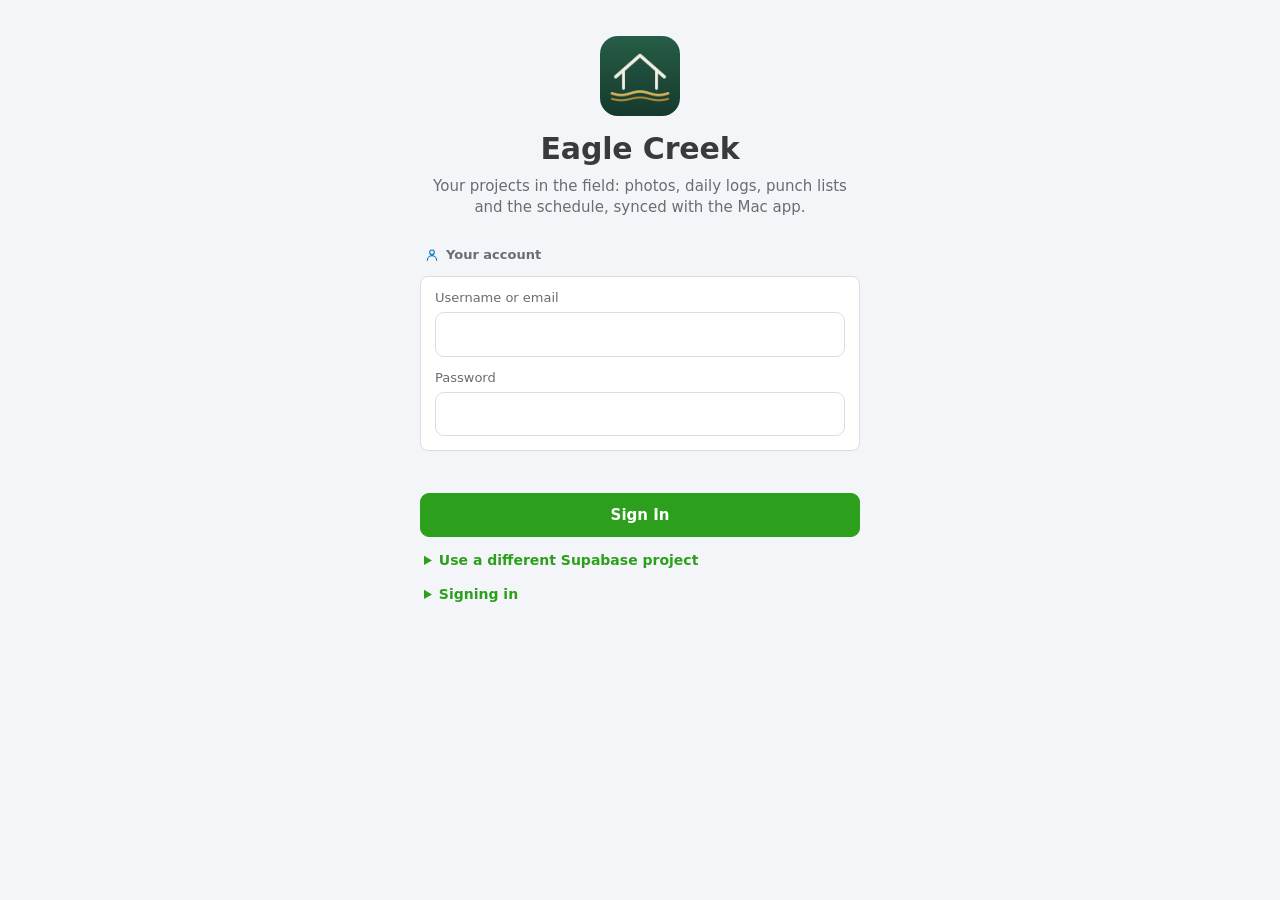
<file: index.html>
<!doctype html>
<html lang="en" data-theme="light">
<head>
<meta charset="utf-8">
<meta name="viewport" content="width=device-width, initial-scale=1, viewport-fit=cover">
<title>Eagle Creek</title>
<meta name="description" content="Eagle Creek in the field: projects, photos, daily logs, punch lists, schedules, documents and the calendar, synced with the Mac app.">
<meta name="theme-color" content="#F4F5F8">
<meta name="apple-mobile-web-app-capable" content="yes">
<meta name="mobile-web-app-capable" content="yes">
<meta name="apple-mobile-web-app-status-bar-style" content="default">
<meta name="apple-mobile-web-app-title" content="Eagle Creek">
<meta name="format-detection" content="telephone=no">
<link rel="manifest" href="manifest.webmanifest">
<link rel="icon" href="icon-32.png" sizes="32x32">
<link rel="apple-touch-icon" href="icon-180.png">
<!-- What the app may talk to: its own files, your Supabase project, and the weather and exchange-rate
     services. Nothing else can load or receive data, even if a bug tried. -->
<meta http-equiv="Content-Security-Policy" content="default-src 'self'; script-src 'self'; style-src 'self' 'unsafe-inline'; img-src 'self' data: blob: http://localhost:* https://*.supabase.co; connect-src 'self' http://localhost:* http://127.0.0.1:* https://*.supabase.co wss://*.supabase.co https://geocoding-api.open-meteo.com https://api.open-meteo.com https://archive-api.open-meteo.com https://www.bankofcanada.ca https://api.frankfurter.dev; worker-src 'self' blob:; font-src 'self'; object-src 'none'; base-uri 'self'; form-action 'self'">
<script src="theme.js"></script>
<link rel="stylesheet" href="app.css">
</head>
<body>
<div id="app">
  <header class="top" id="top"></header>
  <main id="main"><div class="loading">Loading…</div></main>
  <nav class="tabs" id="tabs" aria-label="Screens"></nav>
</div>
<div id="sheet-root"></div>
<div id="toast" role="status" aria-live="polite"></div>
<input type="file" id="picker" hidden>
<script src="config.js"></script>
<script src="lock.js"></script>
<script src="app.js"></script>
<script src="team.js"></script>
<script src="icons.js"></script>
<script src="plans.js"></script>
<script src="contacts.js"></script>
  <script src="books.js"></script>
  <script src="budget.js"></script>
  <script src="money.js"></script>
  <script src="contracts.js"></script>
  <script src="travel.js"></script>
  <script src="notes.js"></script>
  <script src="feed.js"></script>
  <script src="mail.js"></script>
</body>
</html>
</file>
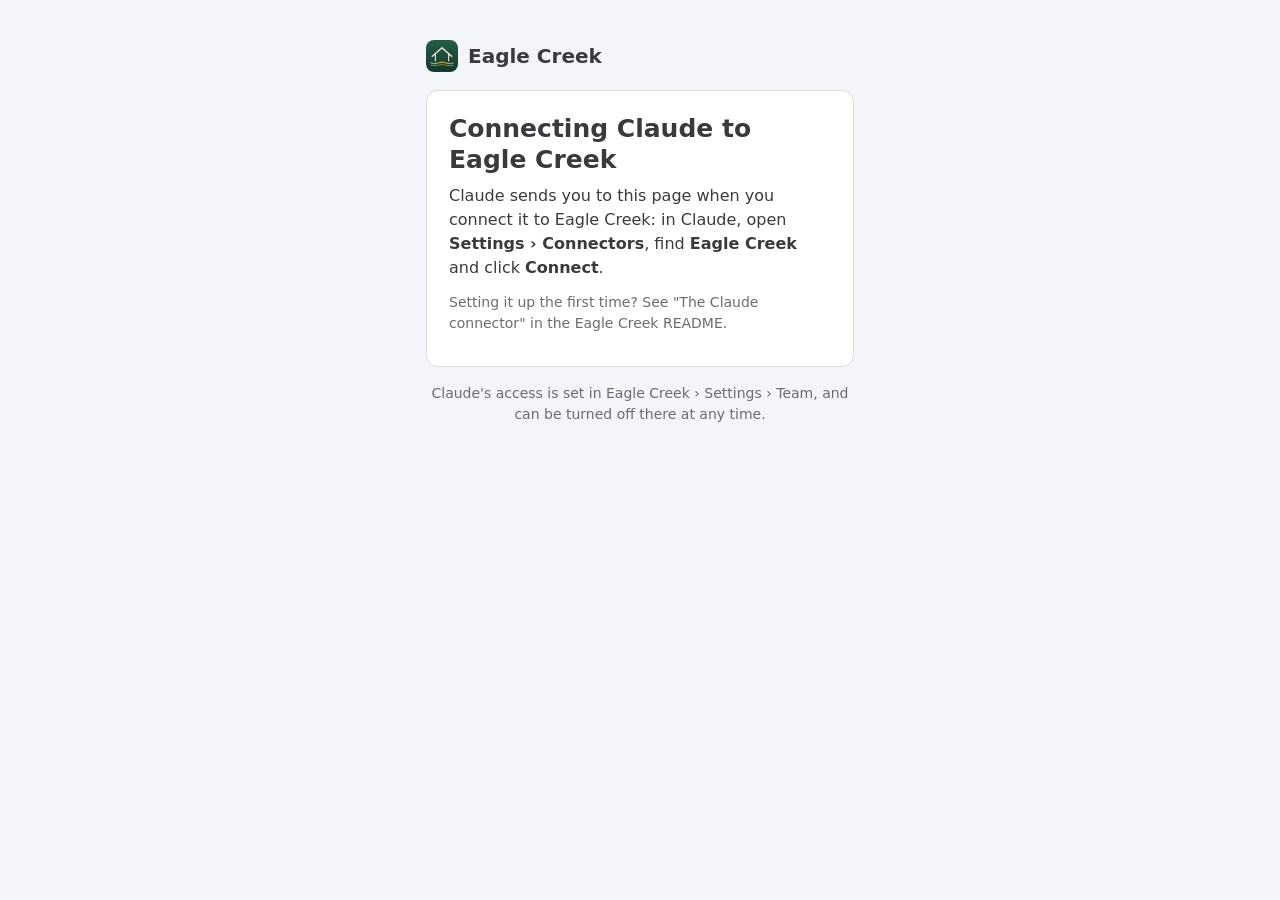
<file: connect.html>
<!doctype html>
<html lang="en">
<head>
<meta charset="utf-8">
<meta name="viewport" content="width=device-width, initial-scale=1">
<title>Connect Claude · Eagle Creek</title>
<meta name="referrer" content="no-referrer">
<meta name="robots" content="noindex">
<!-- This page talks only to the Eagle Creek Supabase project, and keeps the sign-in in memory. -->
<meta http-equiv="Content-Security-Policy" content="default-src 'none'; script-src 'self'; style-src 'self' 'unsafe-inline'; img-src 'self'; connect-src https://*.supabase.co; base-uri 'none'; form-action 'none'">
<link rel="icon" href="icon-32.png" sizes="32x32">
<style>
  :root {
    --page: #F4F5F8; --card: #FFFFFF; --text: #393A3D; --muted: #6B6C72; --forest: #2CA01C; --forest-text: #FFFFFF;
    --stroke: #DCDDE1; --field: #FFFFFF; --warn-bg: #F7E7D2; --warn-text: #7A3F12; --bad: #9B2C1F;
    color-scheme: light;
  }
  @media (prefers-color-scheme: dark) {
    :root {
      --page: #1C1D20; --card: #26272B; --text: #E6E7EA; --muted: #A3A7AE; --forest: #53C343; --forest-text: #FFFFFF;
      --stroke: rgba(239, 232, 220, .12); --field: #1F1C18; --warn-bg: #3A2A1A; --warn-text: #F0C79A; --bad: #F08A7A;
      color-scheme: dark;
    }
  }
  * { box-sizing: border-box; }
  body { margin: 0; background: var(--page); color: var(--text); font: 16px/1.5 -apple-system, BlinkMacSystemFont, "Segoe UI", Roboto, system-ui, sans-serif; }
  main { max-width: 460px; margin: 0 auto; padding: 40px 16px 48px; }
  .brand { display: flex; align-items: center; gap: 10px; margin-bottom: 18px; }
  .brand img { width: 32px; height: 32px; border-radius: 8px; }
  .brand span { font-family: -apple-system, BlinkMacSystemFont, "Segoe UI", Roboto, system-ui, sans-serif; font-weight: 600; font-size: 20px; }
  .card { background: var(--card); border: 1px solid var(--stroke); border-radius: 12px; padding: 22px 22px 20px; }
  h1 { font-family: -apple-system, BlinkMacSystemFont, "Segoe UI", Roboto, system-ui, sans-serif; font-weight: 600; font-size: 25px; line-height: 1.25; margin: 0 0 8px; font-weight: 600; }
  p { margin: 0 0 12px; }
  .muted { color: var(--muted); font-size: 14px; }
  label { display: block; font-size: 14px; font-weight: 600; margin: 14px 0 6px; }
  input { width: 100%; font: inherit; padding: 11px 12px; border: 1px solid var(--stroke); border-radius: 8px; background: var(--field); color: var(--text); }
  input:focus { outline: 2px solid var(--forest); outline-offset: 1px; }
  .buttons { display: flex; gap: 10px; margin-top: 18px; }
  button { flex: 1; font: inherit; font-weight: 600; padding: 11px 14px; border-radius: 8px; border: 1px solid var(--stroke); background: transparent; color: var(--text); cursor: pointer; }
  button.primary { background: var(--forest); border-color: var(--forest); color: var(--forest-text); }
  button:disabled { opacity: .55; cursor: default; }
  .error { color: var(--bad); font-size: 14px; margin: 12px 0 0; }
  .warn { background: var(--warn-bg); color: var(--warn-text); border-radius: 8px; padding: 10px 12px; font-size: 14px; margin: 12px 0; }
  dl { margin: 14px 0; display: grid; grid-template-columns: auto 1fr; gap: 6px 14px; font-size: 15px; }
  dt { color: var(--muted); }
  dd { margin: 0; overflow-wrap: anywhere; }
  ul.access { list-style: none; padding: 0; margin: 8px 0 14px; border-top: 1px solid var(--stroke); }
  ul.access li { display: flex; justify-content: space-between; gap: 12px; padding: 7px 0; border-bottom: 1px solid var(--stroke); font-size: 15px; }
  ul.access li span:last-child { color: var(--muted); white-space: nowrap; }
  .foot { text-align: center; margin-top: 16px; }
  a { color: var(--forest); }
  [hidden] { display: none !important; }
</style>
</head>
<body>
<main>
  <div class="brand"><img src="icon-192.png" alt=""><span>Eagle Creek</span></div>
  <div class="card" id="card">
    <noscript><p>This page needs JavaScript.</p></noscript>
    <p class="muted" id="loading">Loading…</p>
  </div>
  <p class="muted foot">Claude's access is set in Eagle Creek › Settings › Team, and can be turned off there at any time.</p>
</main>
<script src="config.js"></script>
<script src="connect.js"></script>
</body>
</html>
</file>
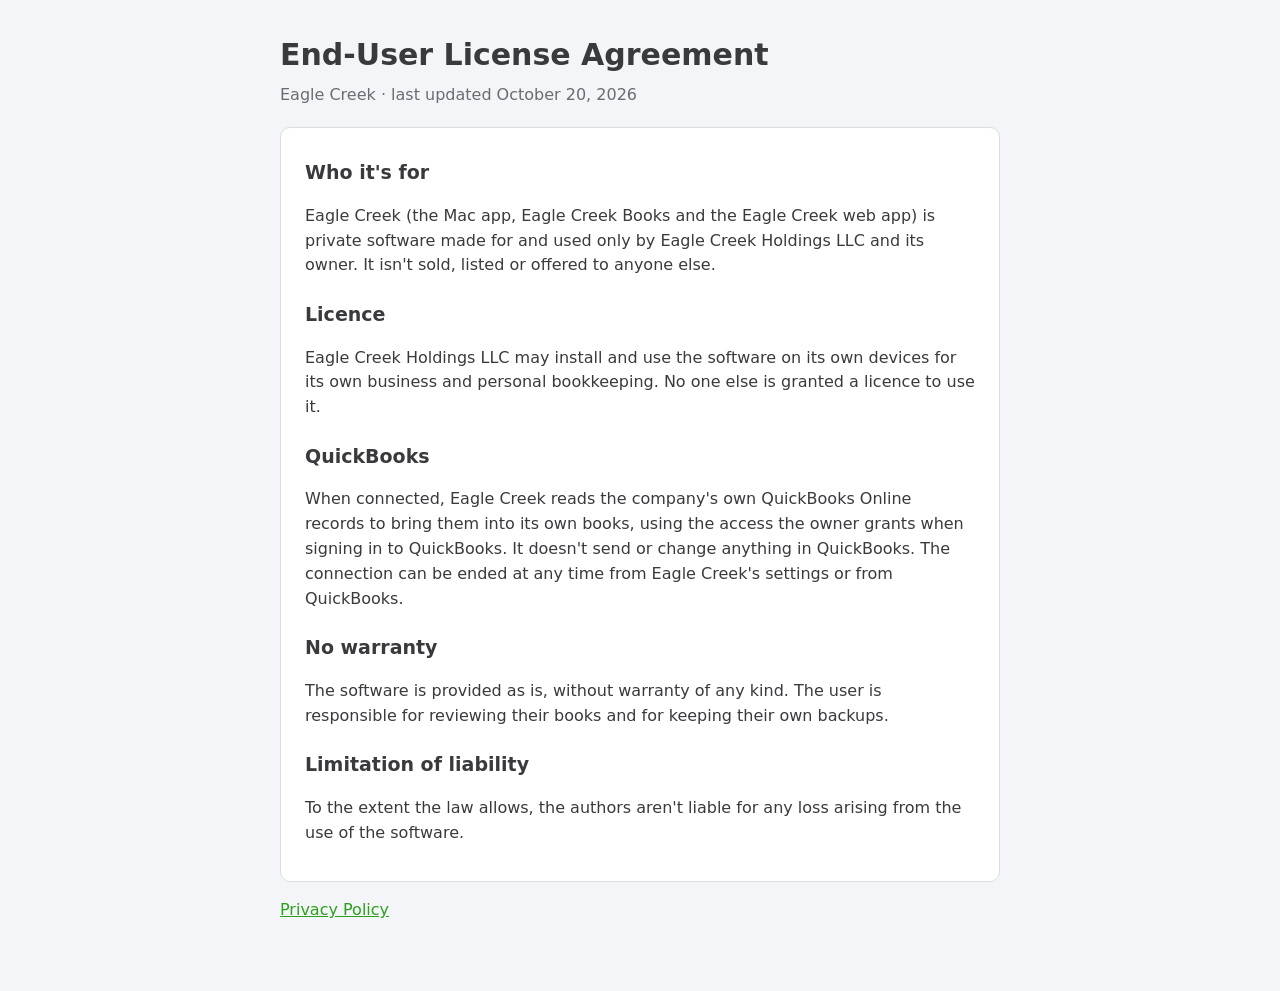
<file: eula.html>
<!doctype html>
<html lang="en">
<head>
<meta charset="utf-8">
<meta name="viewport" content="width=device-width, initial-scale=1">
<title>End-User License Agreement · Eagle Creek</title>
<link rel="icon" href="icon-32.png" sizes="32x32">
<style>
  :root { --page: #F4F5F8; --card: #FFFFFF; --text: #393A3D; --muted: #6B6C72; --forest: #2CA01C; --stroke: #DCDDE1; color-scheme: light; }
  body { margin: 0; background: var(--page); color: var(--text); font: 16px/1.55 -apple-system, BlinkMacSystemFont, "Segoe UI", Roboto, system-ui, sans-serif; }
  main { max-width: 720px; margin: 0 auto; padding: 32px 16px 48px; }
  .card { background: var(--card); border: 1px solid var(--stroke); border-radius: 10px; padding: 8px 24px 20px; }
  h1 { font-family: -apple-system, BlinkMacSystemFont, "Segoe UI", Roboto, system-ui, sans-serif; font-weight: 600; font-size: 30px; margin: 0 0 4px; }
  h2 { font-family: -apple-system, BlinkMacSystemFont, "Segoe UI", Roboto, system-ui, sans-serif; font-weight: 600; font-size: 19px; margin: 22px 0 4px; }
  .sub { color: var(--muted); margin: 0 0 20px; }
  a { color: var(--forest); }
  ul { padding-left: 20px; }
</style>
</head>
<body>
<main>
<h1>End-User License Agreement</h1>
<p class="sub">Eagle Creek · last updated October 20, 2026</p>
<div class="card">
<h2>Who it's for</h2>
<p>Eagle Creek (the Mac app, Eagle Creek Books and the Eagle Creek web app) is private software made for and used only by Eagle Creek Holdings LLC and its owner. It isn't sold, listed or offered to anyone else.</p>
<h2>Licence</h2>
<p>Eagle Creek Holdings LLC may install and use the software on its own devices for its own business and personal bookkeeping. No one else is granted a licence to use it.</p>
<h2>QuickBooks</h2>
<p>When connected, Eagle Creek reads the company's own QuickBooks Online records to bring them into its own books, using the access the owner grants when signing in to QuickBooks. It doesn't send or change anything in QuickBooks. The connection can be ended at any time from Eagle Creek's settings or from QuickBooks.</p>
<h2>No warranty</h2>
<p>The software is provided as is, without warranty of any kind. The user is responsible for reviewing their books and for keeping their own backups.</p>
<h2>Limitation of liability</h2>
<p>To the extent the law allows, the authors aren't liable for any loss arising from the use of the software.</p>
</div>
<p class="sub" style="margin-top:16px"><a href="privacy.html">Privacy Policy</a></p>
</main>
</body>
</html>
</file>
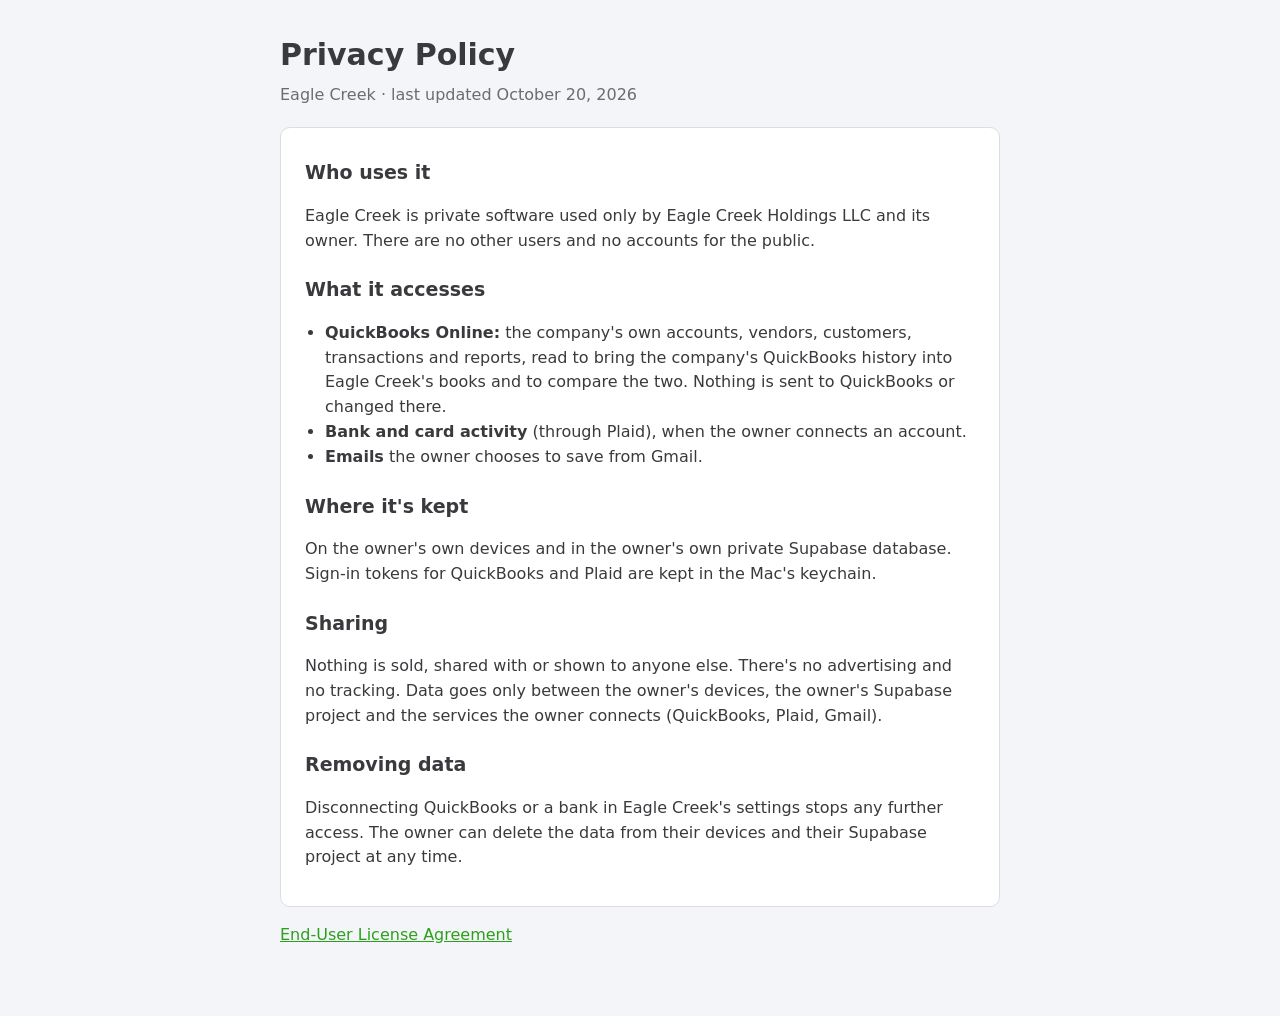
<file: privacy.html>
<!doctype html>
<html lang="en">
<head>
<meta charset="utf-8">
<meta name="viewport" content="width=device-width, initial-scale=1">
<title>Privacy Policy · Eagle Creek</title>
<link rel="icon" href="icon-32.png" sizes="32x32">
<style>
  :root { --page: #F4F5F8; --card: #FFFFFF; --text: #393A3D; --muted: #6B6C72; --forest: #2CA01C; --stroke: #DCDDE1; color-scheme: light; }
  body { margin: 0; background: var(--page); color: var(--text); font: 16px/1.55 -apple-system, BlinkMacSystemFont, "Segoe UI", Roboto, system-ui, sans-serif; }
  main { max-width: 720px; margin: 0 auto; padding: 32px 16px 48px; }
  .card { background: var(--card); border: 1px solid var(--stroke); border-radius: 10px; padding: 8px 24px 20px; }
  h1 { font-family: -apple-system, BlinkMacSystemFont, "Segoe UI", Roboto, system-ui, sans-serif; font-weight: 600; font-size: 30px; margin: 0 0 4px; }
  h2 { font-family: -apple-system, BlinkMacSystemFont, "Segoe UI", Roboto, system-ui, sans-serif; font-weight: 600; font-size: 19px; margin: 22px 0 4px; }
  .sub { color: var(--muted); margin: 0 0 20px; }
  a { color: var(--forest); }
  ul { padding-left: 20px; }
</style>
</head>
<body>
<main>
<h1>Privacy Policy</h1>
<p class="sub">Eagle Creek · last updated October 20, 2026</p>
<div class="card">
<h2>Who uses it</h2>
<p>Eagle Creek is private software used only by Eagle Creek Holdings LLC and its owner. There are no other users and no accounts for the public.</p>
<h2>What it accesses</h2>
<ul>
  <li><b>QuickBooks Online:</b> the company's own accounts, vendors, customers, transactions and reports, read to bring the company's QuickBooks history into Eagle Creek's books and to compare the two. Nothing is sent to QuickBooks or changed there.</li>
  <li><b>Bank and card activity</b> (through Plaid), when the owner connects an account.</li>
  <li><b>Emails</b> the owner chooses to save from Gmail.</li>
</ul>
<h2>Where it's kept</h2>
<p>On the owner's own devices and in the owner's own private Supabase database. Sign-in tokens for QuickBooks and Plaid are kept in the Mac's keychain.</p>
<h2>Sharing</h2>
<p>Nothing is sold, shared with or shown to anyone else. There's no advertising and no tracking. Data goes only between the owner's devices, the owner's Supabase project and the services the owner connects (QuickBooks, Plaid, Gmail).</p>
<h2>Removing data</h2>
<p>Disconnecting QuickBooks or a bank in Eagle Creek's settings stops any further access. The owner can delete the data from their devices and their Supabase project at any time.</p>
</div>
<p class="sub" style="margin-top:16px"><a href="eula.html">End-User License Agreement</a></p>
</main>
</body>
</html>
</file>
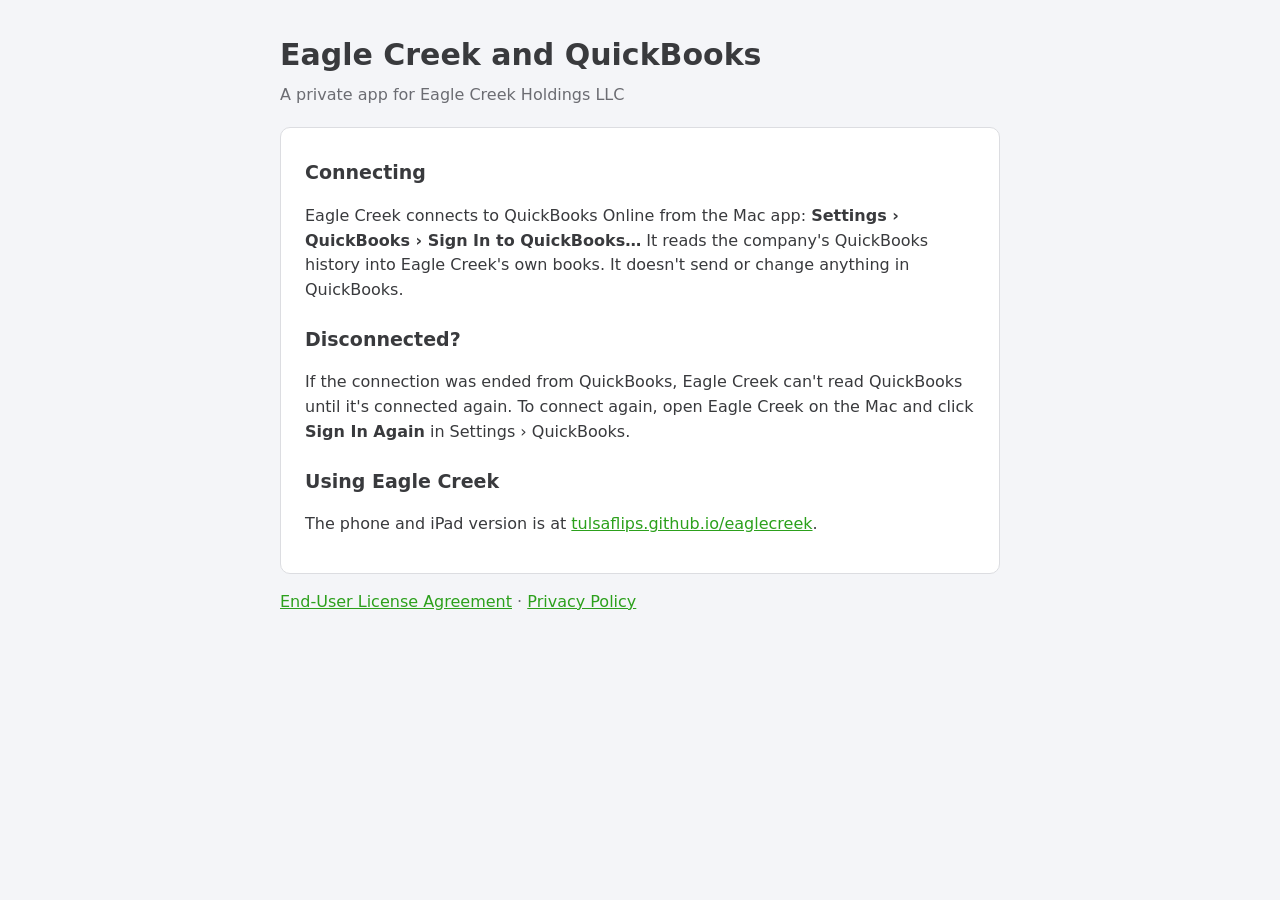
<file: quickbooks.html>
<!doctype html>
<html lang="en">
<head>
<meta charset="utf-8">
<meta name="viewport" content="width=device-width, initial-scale=1">
<title>QuickBooks · Eagle Creek</title>
<link rel="icon" href="icon-32.png" sizes="32x32">
<style>
  :root { --page: #F4F5F8; --card: #FFFFFF; --text: #393A3D; --muted: #6B6C72; --forest: #2CA01C; --stroke: #DCDDE1; color-scheme: light; }
  body { margin: 0; background: var(--page); color: var(--text); font: 16px/1.55 -apple-system, BlinkMacSystemFont, "Segoe UI", Roboto, system-ui, sans-serif; }
  main { max-width: 720px; margin: 0 auto; padding: 32px 16px 48px; }
  .card { background: var(--card); border: 1px solid var(--stroke); border-radius: 10px; padding: 8px 24px 20px; }
  h1 { font-family: -apple-system, BlinkMacSystemFont, "Segoe UI", Roboto, system-ui, sans-serif; font-weight: 600; font-size: 30px; margin: 0 0 4px; }
  h2 { font-family: -apple-system, BlinkMacSystemFont, "Segoe UI", Roboto, system-ui, sans-serif; font-weight: 600; font-size: 19px; margin: 22px 0 4px; }
  .sub { color: var(--muted); margin: 0 0 20px; }
  a { color: var(--forest); }
  ul { padding-left: 20px; }
</style>
</head>
<body>
<main>
<h1>Eagle Creek and QuickBooks</h1>
<p class="sub">A private app for Eagle Creek Holdings LLC</p>
<div class="card">
<h2>Connecting</h2>
<p>Eagle Creek connects to QuickBooks Online from the Mac app: <b>Settings › QuickBooks › Sign In to QuickBooks…</b> It reads the company's QuickBooks history into Eagle Creek's own books. It doesn't send or change anything in QuickBooks.</p>
<h2>Disconnected?</h2>
<p>If the connection was ended from QuickBooks, Eagle Creek can't read QuickBooks until it's connected again. To connect again, open Eagle Creek on the Mac and click <b>Sign In Again</b> in Settings › QuickBooks.</p>
<h2>Using Eagle Creek</h2>
<p>The phone and iPad version is at <a href="./">tulsaflips.github.io/eaglecreek</a>.</p>
</div>
<p class="sub" style="margin-top:16px"><a href="eula.html">End-User License Agreement</a> · <a href="privacy.html">Privacy Policy</a></p>
</main>
</body>
</html>
</file>
<file: app.css>
/* Eagle Creek — the Mac apps' look on a phone, after QuickBooks Online: white cards on a cool
   light grey, QuickBooks green for the main buttons and what's selected, blue for links, clear
   orange and red for what needs attention, and the system font throughout. */
:root {
  --forest: #2CA01C; --gold: #0077C5; --leather: #E0750B; --link: #0077C5; --green-text: #108000;
  --olive: #6E9A12; --spruce: #00A6A4; --plum: #7B61FF; --tan: #D39B00; --clay: #E5563A;
  --walnut: #5B5F66; --slate: #3E6E9C; --stone: #8D9096; --sage: #3BAA6E;
  --success: #1F8F12; --warning: #D06A00; --danger: #D52B1E;
  --page: #F4F5F8; --card: #FFFFFF; --sidebar: #FFFFFF; --field: #FFFFFF;
  --stroke: #DCDDE1; --fill: #EEF0F3; --divider: #E4E5E9; --selected: #E8F5E3;
  --text: #393A3D; --muted: #6B6C72; --faint: #9A9CA3; --on-accent: #FFFFFF;
  --sans: -apple-system, BlinkMacSystemFont, "SF Pro Text", "Segoe UI", Roboto, system-ui, sans-serif;
  --serif: var(--sans);
  --radius: 8px;
  --safe-top: env(safe-area-inset-top, 0px);
  --safe-bottom: env(safe-area-inset-bottom, 0px);
  color-scheme: light;
}
:root[data-theme="dark"] {
  --forest: #53C343; --gold: #4DB2F0; --leather: #F5A04E; --link: #4DB2F0; --green-text: #6BD45B;
  --olive: #A8D45A; --spruce: #45D1CF; --plum: #A996FF; --tan: #F2C64B; --clay: #FF8A70;
  --walnut: #A9AEB6; --slate: #8DB6DE; --stone: #A3A7AE; --sage: #6FD39C;
  --success: #5CCB4C; --warning: #FFA347; --danger: #FF6B5E;
  --page: #1C1D20; --card: #26272B; --sidebar: #222326; --field: #1F2023;
  --stroke: rgba(255, 255, 255, .10); --fill: rgba(255, 255, 255, .07); --divider: rgba(255, 255, 255, .08); --selected: rgba(44, 160, 28, .22);
  --text: #E6E7EA; --muted: #A3A7AE; --faint: #7E828A; --on-accent: #FFFFFF;
  color-scheme: dark;
}

* { box-sizing: border-box; }
html { -webkit-text-size-adjust: 100%; background: var(--page); }
body {
  margin: 0; background: var(--page); color: var(--text);
  font: 16px/1.4 var(--sans); -webkit-font-smoothing: antialiased;
  overscroll-behavior-y: none;
}
button, input, select, textarea { font: inherit; color: inherit; }
a { color: var(--link); text-decoration: none; }
h1, h2 { font-family: var(--serif); font-weight: 600; margin: 0; letter-spacing: -.005em; }
h1 { font-size: 22px; }
h2 { font-size: 17px; }
.muted { color: var(--muted); }
.small { font-size: 13px; }
.num { font-variant-numeric: tabular-nums; }
.hidden { display: none !important; }
.sr { position: absolute; width: 1px; height: 1px; overflow: hidden; clip: rect(0 0 0 0); }

/* ---------- Frame ---------- */
#app { min-height: 100vh; min-height: 100dvh; display: flex; flex-direction: column; }
header.top {
  position: sticky; top: 0; z-index: 20;
  padding: calc(var(--safe-top) + 8px) 12px 8px 16px;
  background: color-mix(in srgb, var(--page) 90%, transparent);
  backdrop-filter: saturate(1.3) blur(14px); -webkit-backdrop-filter: saturate(1.3) blur(14px);
  border-bottom: 1px solid var(--divider);
  display: flex; align-items: center; gap: 8px; min-height: 54px;
}
header.top.has-back { padding-left: 4px; }
header.top .title { flex: 1; min-width: 0; }
header.top .title h1 { white-space: nowrap; overflow: hidden; text-overflow: ellipsis; }
header.top .title .sub { font-size: 13px; color: var(--muted); white-space: nowrap; overflow: hidden; text-overflow: ellipsis; margin-top: 1px; }
main { flex: 1; width: 100%; max-width: 760px; margin: 0 auto; padding: 14px 16px calc(var(--safe-bottom) + 92px); }
.loading { padding: 60px 0; text-align: center; color: var(--muted); }

nav.tabs {
  position: fixed; left: 0; right: 0; bottom: 0; z-index: 30;
  display: flex; justify-content: space-around;
  padding: 5px 4px calc(var(--safe-bottom) + 5px);
  background: color-mix(in srgb, var(--sidebar) 94%, transparent);
  backdrop-filter: saturate(1.3) blur(14px); -webkit-backdrop-filter: saturate(1.3) blur(14px);
  border-top: 1px solid var(--divider);
}
nav.tabs .brand { display: none; }
nav.tabs a.wide-only { display: none; }
nav.tabs a {
  flex: 1; max-width: 120px; display: flex; flex-direction: column; align-items: center; gap: 2px;
  color: var(--muted); font-size: 11px; font-weight: 500; padding: 4px 0; border-radius: 8px;
  -webkit-tap-highlight-color: transparent;
}
nav.tabs a .ic { width: 25px; height: 25px; color: var(--tint); opacity: .62; }
nav.tabs a.on { color: var(--text); font-weight: 600; }
nav.tabs a.on .ic { opacity: 1; }

/* iPad landscape and computers: a sidebar, like the Mac. */
@media (min-width: 900px) {
  #app { padding-left: 232px; }
  /* No sidebar (signed out, locked, setting a PIN): the page sits in the middle. */
  #app:has(> #tabs.hidden) { padding-left: 0; }
  nav.tabs {
    top: 0; bottom: 0; right: auto; width: 232px; flex-direction: column; justify-content: flex-start; gap: 2px;
    padding: calc(var(--safe-top) + 16px) 10px 16px; border-top: 0; border-right: 1px solid var(--divider);
    background: var(--sidebar);
  }
  nav.tabs .brand { display: flex; align-items: center; gap: 10px; padding: 2px 8px 16px; font-family: var(--serif); font-size: 19px; font-weight: 600; color: var(--text); }
  nav.tabs .brand img { width: 30px; height: 30px; border-radius: 7px; }
  nav.tabs a { flex: none; max-width: none; flex-direction: row; gap: 10px; font-size: 15px; padding: 8px 10px; }
  nav.tabs a.wide-only { display: flex; margin-top: auto; }
  nav.tabs a .ic { width: 20px; height: 20px; opacity: 1; }
  nav.tabs a.on { background: var(--selected); color: var(--green-text); box-shadow: inset 3px 0 0 var(--forest); }
  main { padding-bottom: 40px; }
  #toast { bottom: 28px !important; }
}

/* ---------- Icons ---------- */
.ic { width: 20px; height: 20px; flex: none; stroke: currentColor; fill: none; stroke-width: 1.7; stroke-linecap: round; stroke-linejoin: round; }

/* ---------- Buttons ---------- */
.btn {
  display: inline-flex; align-items: center; justify-content: center; gap: 7px;
  min-height: 44px; padding: 0 16px; border-radius: 9px; border: 1px solid var(--stroke);
  background: var(--card); color: var(--text); font-weight: 500; font-size: 15px; cursor: pointer;
  -webkit-tap-highlight-color: transparent; white-space: nowrap;
}
.btn .ic { width: 18px; height: 18px; }
.btn:active { background: var(--fill); }
.btn.primary { background: var(--forest); border-color: var(--forest); color: var(--on-accent); font-weight: 600; }
.btn.primary:active { filter: brightness(.92); }
.btn.danger { color: var(--danger); }
.btn.link { background: none; border: 0; color: var(--forest); padding: 0 4px; min-height: 32px; font-weight: 500; }
.btn.block { width: 100%; }
.btn.sm { min-height: 34px; padding: 0 12px; font-size: 14px; border-radius: 8px; }
.btn[disabled] { opacity: .45; pointer-events: none; }
.btn-row { display: flex; gap: 10px; }
.btn-row > .btn { flex: 1; }
.icon-btn {
  width: 40px; height: 40px; border-radius: 9px; border: 0; background: transparent; color: var(--forest);
  display: inline-flex; align-items: center; justify-content: center; cursor: pointer; flex: none;
  -webkit-tap-highlight-color: transparent;
}
.icon-btn .ic { width: 23px; height: 23px; }
.icon-btn:active { background: var(--fill); }

/* Quick actions on a project's overview */
.actions { display: grid; grid-template-columns: repeat(3, 1fr); gap: 10px; margin-bottom: 14px; }
.action {
  display: flex; flex-direction: column; align-items: center; justify-content: center; gap: 6px; min-height: 76px;
  padding: 12px 6px; border-radius: var(--radius); background: var(--card); border: 1px solid var(--stroke);
  color: var(--text); font-size: 13px; font-weight: 500; cursor: pointer; text-align: center;
  -webkit-tap-highlight-color: transparent;
}
.action .ic { width: 25px; height: 25px; color: var(--forest); }
.action:active { background: var(--fill); }

/* ---------- Cards (the Mac's Card: title, blue link on the right) ---------- */
.card { background: var(--card); border: 1px solid var(--stroke); border-radius: var(--radius); padding: 14px 16px; margin-bottom: 14px; }
.card-head { display: flex; align-items: baseline; justify-content: space-between; gap: 8px; margin: 0 0 10px; }
.card-head h2 { font-size: 17px; }
.card-head .btn.link { font-size: 15px; min-height: 0; }
.card.flush { padding: 0; overflow: hidden; }
.card.flush > .card-head { padding: 13px 16px 0; margin-bottom: 4px; }

/* Grouped lists */
.row {
  display: flex; align-items: center; gap: 12px; padding: 11px 16px; min-height: 52px; width: 100%;
  color: inherit; cursor: pointer; background: none; border: 0; text-align: left; position: relative;
  -webkit-tap-highlight-color: transparent;
}
.row + .row::before { content: ""; position: absolute; top: 0; left: 16px; right: 0; border-top: 1px solid var(--divider); }
.row:active { background: var(--fill); }
.row .main { flex: 1; min-width: 0; }
.row .t { font-weight: 500; overflow: hidden; text-overflow: ellipsis; overflow-wrap: anywhere; }
.row .s { font-size: 13px; color: var(--muted); margin-top: 2px; overflow-wrap: anywhere; }
.row .s.alert { color: var(--danger); }
.row .end { flex: none; text-align: right; font-size: 13px; color: var(--muted); display: flex; flex-direction: column; align-items: flex-end; gap: 3px; }
.row .chev { color: var(--faint); width: 16px; height: 16px; }
.row .glyph { width: 22px; height: 22px; flex: none; color: var(--tint, var(--forest)); }
.row.static { cursor: default; }
.row.static:active { background: none; }
.group-toggle { display: flex; align-items: center; justify-content: space-between; width: 100%; background: none; border: 0; padding: 4px 2px; margin: 4px 0 8px; cursor: pointer; color: var(--text); }
.group-toggle h2 { font-size: 17px; }
.group-toggle > .ic { color: var(--muted); width: 18px; height: 18px; transition: transform .15s; }
.group-toggle.open > .ic { transform: rotate(90deg); }
.page-bar { display: flex; align-items: center; justify-content: space-between; gap: 10px; margin: 0 2px 10px; min-height: 34px; }
.page-bar .count { color: var(--muted); font-size: 15px; }
.check-label { display: inline-flex; align-items: center; gap: 7px; font-size: 15px; color: var(--text); cursor: pointer; }
.check-label input { width: 19px; height: 19px; accent-color: var(--forest); margin: 0; }

/* Status pill (the Mac's StatusPill): dot in the status colour, label in text colour. */
.pill {
  display: inline-flex; align-items: center; gap: 5px; padding: 2px 8px; border-radius: 999px;
  font-size: 12.5px; font-weight: 500; white-space: nowrap; line-height: 1.5; color: var(--text);
  background: color-mix(in srgb, var(--c, var(--stone)) 13%, transparent);
}
.pill::before { content: ""; width: 7px; height: 7px; border-radius: 50%; background: var(--c, var(--stone)); flex: none; }
.dot-label { display: inline-flex; align-items: center; gap: 5px; }
.dot-label::before { content: ""; width: 6px; height: 6px; border-radius: 50%; background: var(--c, var(--stone)); flex: none; }
.alert-text { color: var(--danger); }

/* Metric tiles (the Mac's MetricTile): white, a coloured dot by a grey title, a big figure and a
   thin coloured line along the top. */
.tiles { display: grid; grid-template-columns: repeat(3, 1fr); gap: 10px; margin-bottom: 14px; }
.tile {
  --a: var(--gold);
  padding: 11px 12px; border-radius: var(--radius); min-width: 0;
  background: var(--card);
  border: 1px solid var(--stroke); box-shadow: inset 0 3px 0 var(--a);
}
.tile .tt { font-size: 13px; font-weight: 500; color: var(--muted); line-height: 1.25; overflow-wrap: anywhere; display: flex; align-items: center; gap: 6px; }
.tile .tt::before { content: ""; width: 8px; height: 8px; border-radius: 50%; background: var(--a); flex: none; }
.tile .tv { font-family: var(--sans); font-size: 23px; font-weight: 600; font-variant-numeric: tabular-nums; margin-top: 2px; white-space: nowrap; overflow: hidden; text-overflow: ellipsis; }
.tile .td { font-size: 12px; color: var(--muted); margin-top: 1px; line-height: 1.3; overflow: hidden; display: -webkit-box; -webkit-line-clamp: 2; -webkit-box-orient: vertical; overflow-wrap: anywhere; }
.progress { height: 5px; border-radius: 3px; background: var(--fill); overflow: hidden; margin-top: 6px; }
.progress > i { display: block; height: 100%; background: var(--forest); border-radius: 3px; }

/* Page switcher inside a project (the Mac's section pages) */
.seg { display: flex; gap: 6px; overflow-x: auto; scrollbar-width: none; margin: 0 -16px 14px; padding: 2px 16px; scroll-padding: 0 16px; -webkit-overflow-scrolling: touch; }
.seg::-webkit-scrollbar { display: none; }
.seg a, .seg button {
  flex: none; padding: 7px 13px; border-radius: 999px; background: var(--fill); color: var(--text);
  font-size: 14px; font-weight: 500; border: 0; cursor: pointer; white-space: nowrap; -webkit-tap-highlight-color: transparent;
}
.seg .on { background: var(--forest); color: var(--on-accent); font-weight: 600; }
/* The pages inside a section: underlined tabs under the section pills. */
.seg + .seg.sub { margin-top: -6px; }
.seg.sub { gap: 18px; border-bottom: 1px solid var(--divider); padding-bottom: 0; margin-bottom: 14px; }
.seg.sub a, .seg.sub button { background: none; border-radius: 0; padding: 6px 0 9px; color: var(--muted); font-size: 14.5px; border-bottom: 2px solid transparent; margin-bottom: -1px; }
.seg.sub .on { background: none; color: var(--text); border-bottom-color: var(--forest); }
.segmented { display: flex; background: var(--fill); border-radius: 9px; padding: 2px; gap: 2px; }
.segmented button { flex: 1; min-width: 0; border: 0; background: transparent; padding: 8px 4px; border-radius: 7px; font-size: 13.5px; font-weight: 500; cursor: pointer; color: var(--text); white-space: nowrap; overflow: hidden; text-overflow: ellipsis; }
.segmented button.on { background: var(--card); box-shadow: 0 1px 2px rgba(0, 0, 0, .12), 0 0 0 .5px var(--stroke); font-weight: 600; }

/* Empty states (the Mac's ContentUnavailableView) */
.empty { padding: 30px 20px; text-align: center; }
.empty .ic { width: 34px; height: 34px; color: var(--faint); margin-bottom: 8px; }
.empty .et { font-weight: 600; font-size: 17px; }
.empty .ed { color: var(--muted); font-size: 15px; margin: 4px auto 0; max-width: 34ch; }
.empty .btn { margin-top: 14px; }
.empty .btn-row .btn { margin-top: 0; flex: 0 0 auto; }
.empty-line { padding: 14px 16px; color: var(--muted); font-size: 15px; }
.all-clear { display: flex; align-items: center; gap: 8px; padding: 13px 16px; color: var(--muted); font-size: 15px; }
.all-clear .ic { color: var(--success); }

/* ---------- Forms (grouped, like the Mac's Form) ---------- */
.form-section { margin-bottom: 18px; }
.form-section > .fs-head { display: flex; align-items: center; justify-content: space-between; gap: 8px; font-size: 13px; font-weight: 600; color: var(--muted); margin: 0 4px 6px; min-height: 30px; }
.form-section > .fs-foot { font-size: 13px; color: var(--muted); margin: 6px 4px 0; }
.form-card { background: var(--card); border: 1px solid var(--stroke); border-radius: var(--radius); padding: 12px 14px 2px; }
.field { display: block; margin-bottom: 12px; min-width: 0; }
.field > span { display: block; font-size: 13px; font-weight: 500; color: var(--muted); margin-bottom: 5px; }
.input, .field input, .field select, .field textarea {
  width: 100%; min-height: 44px; padding: 10px 12px; border-radius: 9px; display: block;
  border: 1px solid var(--stroke); background: var(--field); color: var(--text); font-size: 16px;
  -webkit-appearance: none; appearance: none; min-width: 0;
}
.field input[type=date], .field input[type=time] { line-height: 22px; }
.field input[type=range] { -webkit-appearance: auto; appearance: auto; accent-color: var(--forest); padding: 0; border: 0; background: none; min-height: 36px; }
.field select { background-image: linear-gradient(45deg, transparent 50%, var(--muted) 50%), linear-gradient(135deg, var(--muted) 50%, transparent 50%); background-position: calc(100% - 18px) 19px, calc(100% - 13px) 19px; background-size: 5px 5px; background-repeat: no-repeat; padding-right: 32px; }
.field textarea { min-height: 46px; resize: none; line-height: 1.45; overflow: hidden; }
.dictate-wrap { display: block; position: relative; }
.dictate-wrap textarea { padding-right: 46px; }
.mic { position: absolute; right: 6px; top: 6px; width: 34px; height: 34px; border-radius: 50%; border: 0; background: none; color: var(--muted); display: flex; align-items: center; justify-content: center; padding: 0; cursor: pointer; }
.mic .ic { width: 20px; height: 20px; }
.mic.on { color: #fff; background: var(--danger); animation: mic-pulse 1.2s ease-in-out infinite; }
@keyframes mic-pulse { 0%, 100% { box-shadow: 0 0 0 0 color-mix(in srgb, var(--danger) 45%, transparent); } 50% { box-shadow: 0 0 0 7px transparent; } }
.input:focus, .field input:focus, .field select:focus, .field textarea:focus { outline: 2px solid color-mix(in srgb, var(--forest) 55%, transparent); outline-offset: -1px; }
.two { display: grid; grid-template-columns: 1fr 1fr; gap: 10px; }
.crew-grid { display: grid; grid-template-columns: minmax(0, 1.6fr) minmax(0, .7fr) minmax(0, .7fr); gap: 8px; }
.toggle { display: flex; align-items: center; justify-content: space-between; gap: 12px; min-height: 44px; margin-bottom: 10px; font-size: 15px; cursor: pointer; }
.toggle input { appearance: none; -webkit-appearance: none; width: 51px; height: 31px; border-radius: 16px; background: var(--fill); position: relative; cursor: pointer; border: 1px solid var(--stroke); flex: none; transition: background .15s; margin: 0; }
.toggle input::after { content: ""; position: absolute; top: 2px; left: 2px; width: 25px; height: 25px; border-radius: 50%; background: #fff; box-shadow: 0 1px 3px rgba(0,0,0,.25); transition: transform .15s; }
.toggle input:checked { background: var(--forest); border-color: var(--forest); }
.toggle input:checked::after { transform: translateX(20px); }
.chips { display: flex; flex-wrap: wrap; gap: 6px; margin: -4px 0 12px; }
.chips button { border: 1px solid var(--stroke); background: var(--field); border-radius: 999px; padding: 5px 11px; font-size: 13.5px; cursor: pointer; color: var(--text); }
.chips button:active, .chips button.on { background: var(--forest); color: var(--on-accent); border-color: var(--forest); }
.search { position: relative; margin-bottom: 14px; }
.search input { padding-left: 38px; background: var(--card); }
.search .ic { position: absolute; left: 12px; top: 12px; color: var(--muted); }
.crew { border-top: 1px solid var(--divider); padding-top: 12px; margin-top: 2px; }
.crew:first-child { border-top: 0; padding-top: 0; margin-top: 0; }
.crew-head { display: flex; justify-content: space-between; align-items: center; margin-bottom: 4px; font-size: 13px; font-weight: 600; color: var(--muted); }
.saved-note { font-size: 13px; color: var(--muted); text-align: center; margin: 4px 0 12px; min-height: 18px; }

/* ---------- Photos ---------- */
.grid { display: grid; grid-template-columns: repeat(auto-fill, minmax(104px, 1fr)); gap: 3px; border-radius: var(--radius); overflow: hidden; }
.thumb { position: relative; aspect-ratio: 1; background: var(--fill); border: 0; padding: 0; cursor: pointer; overflow: hidden; display: flex; align-items: center; justify-content: center; color: var(--faint); }
.thumb img { width: 100%; height: 100%; object-fit: cover; display: block; }
.thumb .badge { position: absolute; left: 5px; bottom: 5px; background: rgba(27, 25, 22, .62); color: #fff; font-size: 11px; font-weight: 500; padding: 1px 6px; border-radius: 5px; }
.day-label { font-size: 13px; font-weight: 600; color: var(--muted); margin: 16px 4px 6px; }
.day-label:first-child { margin-top: 4px; }

/* ---------- Sheets ---------- */
.sheet-backdrop { position: fixed; inset: 0; z-index: 50; background: rgba(27, 22, 16, .4); display: flex; align-items: flex-end; justify-content: center; animation: fade .15s ease-out; }
.sheet {
  width: 100%; max-width: 600px; max-height: calc(100dvh - var(--safe-top) - 20px); overflow-y: auto; overscroll-behavior: contain;
  background: var(--page); border-radius: 14px 14px 0 0; padding: 6px 16px calc(var(--safe-bottom) + 16px);
  box-shadow: 0 -6px 24px rgba(0,0,0,.16); animation: rise .2s ease-out; -webkit-overflow-scrolling: touch;
}
@media (min-width: 700px) { .sheet-backdrop { align-items: center; padding: 20px; } .sheet { border-radius: 14px; } }
.sheet .grab { width: 36px; height: 5px; border-radius: 3px; background: var(--stroke); margin: 4px auto 10px; }
.sheet-head { display: flex; align-items: center; justify-content: space-between; gap: 10px; margin: 0 0 12px; }
.sheet-head .sh-sub { font-size: 13px; color: var(--muted); margin-top: 2px; }
.sheet-actions { display: flex; gap: 10px; margin-top: 4px; }
.sheet-actions .btn { flex: 1; }
.sheet .form-card { background: var(--card); }
@keyframes rise { from { transform: translateY(40px); opacity: .6; } to { transform: none; opacity: 1; } }
@keyframes fade { from { opacity: 0; } to { opacity: 1; } }

/* ---------- Viewer ---------- */
.viewer { position: fixed; inset: 0; z-index: 60; background: #111214; color: #F4F5F8; display: flex; flex-direction: column; }
.viewer-bar { display: flex; align-items: center; gap: 6px; padding: calc(var(--safe-top) + 6px) 8px 6px; }
.viewer-bar .t { flex: 1; min-width: 0; font-weight: 600; white-space: nowrap; overflow: hidden; text-overflow: ellipsis; text-align: center; }
.viewer-bar .icon-btn, .viewer-foot .icon-btn { color: #F4F5F8; }
.viewer-body { flex: 1; min-height: 0; display: flex; align-items: center; justify-content: center; overflow: auto; position: relative; touch-action: pan-x pan-y pinch-zoom; }
.viewer-body > img { max-width: 100%; max-height: 100%; object-fit: contain; user-select: none; -webkit-user-select: none; }
.viewer-body iframe { width: 100%; height: 100%; border: 0; background: #fff; }
.viewer-msg { padding: 24px; text-align: center; color: #C5C8CE; max-width: 36ch; }
.pdf-pages { align-self: flex-start; width: 100%; padding: 8px 0 20px; display: flex; flex-direction: column; align-items: center; gap: 10px; min-width: min-content; }
.pdf-page { background: #fff; box-shadow: 0 1px 6px rgba(0,0,0,.4); flex: none; }
.pdf-page canvas { display: block; width: 100%; height: 100%; }
.viewer-nav { position: absolute; top: 50%; transform: translateY(-50%); width: 44px; height: 64px; border: 0; background: rgba(0,0,0,.28); color: #fff; border-radius: 10px; display: flex; align-items: center; justify-content: center; cursor: pointer; }
.viewer-nav.prev { left: 6px; } .viewer-nav.next { right: 6px; }
.viewer-foot { padding: 8px 12px calc(var(--safe-bottom) + 10px); display: flex; flex-direction: column; gap: 8px; align-items: center; font-size: 13px; color: #C5C8CE; }
.viewer-foot .btns { display: flex; gap: 8px; flex-wrap: wrap; justify-content: center; }
.viewer-foot .btn { background: rgba(255,255,255,.1); color: #F4F5F8; border-color: transparent; }
.viewer-foot .btn.danger { color: #FF6B5E; }
.zoom { display: flex; align-items: center; gap: 4px; }

/* ---------- Calendar ---------- */
.week-strip { display: grid; grid-template-columns: repeat(7, 1fr); gap: 2px; margin-bottom: 12px; }
.week-strip button { border: 0; background: transparent; padding: 4px 0; border-radius: 10px; cursor: pointer; display: flex; flex-direction: column; align-items: center; gap: 2px; color: var(--text); -webkit-tap-highlight-color: transparent; }
.week-strip .dow { font-size: 11px; color: var(--muted); font-weight: 600; }
.week-strip .dn { font-family: var(--serif); font-size: 19px; font-weight: 600; width: 36px; height: 36px; display: flex; align-items: center; justify-content: center; border-radius: 50%; font-variant-numeric: tabular-nums; }
.week-strip .today .dn { color: var(--clay); }
.week-strip .sel .dn { background: var(--forest); color: var(--on-accent); }
.week-strip .mark { width: 5px; height: 5px; border-radius: 50%; background: transparent; }
.week-strip .has .mark { background: var(--gold); }
.cal-nav { display: flex; align-items: center; justify-content: space-between; margin-bottom: 6px; }
.cal-nav h2 { flex: 1; text-align: center; font-size: 19px; }
.cal-tools { display: flex; gap: 10px; align-items: center; margin-bottom: 14px; }
.cal-tools .segmented { flex: 1; }
.ev-bar { width: 4px; align-self: stretch; border-radius: 2px; background: var(--c, var(--forest)); flex: none; }
.ev-time { width: 66px; flex: none; font-size: 13px; color: var(--muted); font-variant-numeric: tabular-nums; }
.done-t { text-decoration: line-through; color: var(--muted); }
.diamond { color: var(--gold); font-size: .85em; }

/* Punch list checkbox (the Mac's square check) */
.check { width: 30px; height: 30px; flex: none; display: flex; align-items: center; justify-content: center; background: none; border: 0; padding: 0; cursor: pointer; color: var(--faint); margin: -4px -2px -4px -4px; }
.check .box { width: 22px; height: 22px; border-radius: 5px; border: 1.7px solid currentColor; display: flex; align-items: center; justify-content: center; }
.check .box .ic { width: 15px; height: 15px; stroke-width: 3; color: transparent; }
.check.on { color: var(--success); }
.check.on .box { background: var(--success); }
.check.on .box .ic { color: #fff; }
.pnum { width: 24px; flex: none; text-align: right; color: var(--muted); font-variant-numeric: tabular-nums; font-size: 15px; }

/* Sync status in the header (the Mac's sync bar) */
.sync-pill { display: inline-flex; align-items: center; gap: 6px; padding: 6px 10px; border-radius: 999px; background: var(--fill); font-size: 12px; font-weight: 500; color: var(--muted); border: 0; cursor: pointer; white-space: nowrap; max-width: 46vw; overflow: hidden; text-overflow: ellipsis; flex: none; }
.sync-pill i { width: 7px; height: 7px; border-radius: 50%; background: var(--success); flex: none; }
.sync-pill.busy i { background: var(--gold); animation: pulse 1s infinite alternate; }
.sync-pill.wait i { background: var(--stone); }
.sync-pill.err { color: var(--warning); }
.sync-pill.err i { background: var(--warning); }
@keyframes pulse { to { opacity: .3; } }
.banner { display: flex; gap: 10px; align-items: flex-start; border-radius: var(--radius); padding: 10px 14px; margin-bottom: 14px; font-size: 14px; background: color-mix(in srgb, var(--c, var(--warning)) 12%, var(--card)); border: 1px solid color-mix(in srgb, var(--c, var(--warning)) 28%, transparent); }
.banner .ic { color: var(--c, var(--warning)); margin-top: 1px; }

#toast { position: fixed; left: 50%; bottom: calc(var(--safe-bottom) + 80px); transform: translateX(-50%) translateY(16px); opacity: 0; z-index: 70; background: #2B2C30; color: #FFFFFF; padding: 10px 16px; border-radius: 10px; font-size: 14px; font-weight: 500; transition: opacity .2s, transform .2s; pointer-events: none; max-width: calc(100vw - 32px); box-shadow: 0 6px 20px rgba(0,0,0,.22); text-align: center; }
:root[data-theme="dark"] #toast { background: #E6E7EA; color: #1C1D20; }
#toast.show { opacity: 1; transform: translateX(-50%); }

/* ---------- Sign in ---------- */
.welcome { max-width: 440px; margin: 0 auto; padding-top: calc(var(--safe-top) + 22px); }
.welcome .logo { width: 80px; height: 80px; border-radius: 18px; display: block; margin: 0 auto 12px; }
.welcome h1 { text-align: center; font-size: 30px; }
.welcome .lede { text-align: center; color: var(--muted); margin: 6px 0 22px; font-size: 15px; }
details.help { margin: 14px 4px 0; font-size: 14px; color: var(--muted); }
details.help summary { cursor: pointer; font-weight: 600; color: var(--forest); }
details.help ol { padding-left: 20px; margin: 8px 0 0; }
details.help li + li { margin-top: 6px; }
.err-text { color: var(--danger); font-size: 14px; margin: 0 0 10px; min-height: 1em; }
.kv { display: flex; justify-content: space-between; gap: 12px; padding: 11px 0; font-size: 15px; }
.kv + .kv { border-top: 1px solid var(--divider); }
.kv span:last-child { color: var(--muted); text-align: right; overflow-wrap: break-word; }
.kv span.alert-text { color: var(--danger); }
.note { font-size: 13px; color: var(--muted); margin: 8px 0 2px; }

/* ---------- Plan reader (plans.js) ---------- */
.plan { position: fixed; inset: 0; z-index: 60; background: #111214; color: #F4F5F8; display: flex; flex-direction: column; user-select: none; -webkit-user-select: none; }
.plan-top { display: flex; align-items: center; gap: 2px; padding: calc(var(--safe-top) + 6px) 6px 6px; background: #1C1D20; border-bottom: 1px solid rgba(255,255,255,.08); }
.plan-top .icon-btn { color: #F4F5F8; }
.plan-top .icon-btn[disabled] { opacity: .3; }
.plan-title { flex: 1; min-width: 0; background: none; border: 0; color: #F4F5F8; text-align: left; padding: 4px 6px; cursor: pointer; border-radius: 8px; display: flex; flex-direction: column; }
.plan-title:active { background: rgba(255,255,255,.08); }
.plan-title .pt-name { font-family: var(--serif); font-weight: 600; font-size: 17px; white-space: nowrap; overflow: hidden; text-overflow: ellipsis; }
.plan-title .pt-sub { font-size: 12.5px; color: #C5C8CE; white-space: nowrap; overflow: hidden; text-overflow: ellipsis; }
.plan-stage { position: relative; flex: 1; min-height: 0; overflow: hidden; background: #34363A; touch-action: none; cursor: grab; }
.plan-stage:active { cursor: grabbing; }
.plan-base, .plan-detail { position: absolute; left: 0; top: 0; transform-origin: 0 0; will-change: transform; image-rendering: auto; }
.plan-base { background: #fff; box-shadow: 0 2px 14px rgba(0,0,0,.45); }
.plan-detail { pointer-events: none; }
.plan-ink { position: absolute; inset: 0; width: 100%; height: 100%; pointer-events: none; overflow: visible; }
.plan-loupe { position: absolute; width: 128px; height: 128px; border-radius: 50%; border: 3px solid #fff; box-shadow: 0 4px 18px rgba(0,0,0,.5); display: none; pointer-events: none; background: #fff; }
.plan-msg { position: absolute; inset: 0; display: flex; align-items: center; justify-content: center; text-align: center; padding: 24px; color: #C5C8CE; }
.plan-chip { position: absolute; right: 10px; top: 10px; display: inline-flex; align-items: center; gap: 6px; border: 0; border-radius: 999px; padding: 7px 12px; background: rgba(28, 29, 32, .78); color: #F4F5F8; font-size: 13px; font-weight: 600; cursor: pointer; backdrop-filter: blur(8px); -webkit-backdrop-filter: blur(8px); }
.plan-chip .ic { width: 16px; height: 16px; }
.plan-bar { background: #1C1D20; border-top: 1px solid rgba(255,255,255,.08); padding-bottom: var(--safe-bottom); }
.plan-tools { display: flex; justify-content: space-around; padding: 4px 4px 6px; }
.plan-tools .pt { flex: 1; max-width: 92px; display: flex; flex-direction: column; align-items: center; gap: 2px; padding: 6px 0 5px; border: 0; border-radius: 10px; background: none; color: #C5C8CE; font-size: 11.5px; font-weight: 500; cursor: pointer; -webkit-tap-highlight-color: transparent; }
.plan-tools .pt .ic { width: 24px; height: 24px; }
.plan-tools .pt.on { background: #2CA01C; color: #fff; }
.plan-tools .pt[disabled] { opacity: .35; }
.plan-help { display: flex; align-items: center; gap: 8px; padding: 8px 10px 4px 14px; min-height: 48px; }
.plan-help .ph-text { flex: 1; font-size: 14px; color: #F4F5F8; line-height: 1.3; }
.plan-help .ph-btns { display: flex; align-items: center; gap: 4px; }
.plan-help .icon-btn { color: #F4F5F8; }
.plan-help .icon-btn.on { background: #2CA01C; }
.plan-help .btn { background: rgba(255,255,255,.1); border-color: transparent; color: #F4F5F8; }
.plan-help .btn.primary { background: #53C343; }
.plan-info { padding: 10px 12px 8px; }
.pi-row { display: flex; align-items: center; gap: 10px; }
.pi-row + .pi-row { margin-top: 8px; }
.pi-row .input { flex: 1; min-height: 40px; padding: 8px 12px; background: #2A2B2F; border-color: rgba(255,255,255,.12); color: #F4F5F8; }
.pi-row .btn { background: rgba(255,255,255,.1); border-color: transparent; color: #F4F5F8; }
.pi-value { flex: 1; font-size: 15px; color: #C5C8CE; }
.pi-value b { color: #F4F5F8; font-family: var(--serif); font-size: 19px; font-variant-numeric: tabular-nums; margin-right: 2px; }
.pi-dot { width: 14px; height: 14px; border-radius: 50%; flex: none; }
.pi-swatches { display: flex; gap: 6px; }
.pi-swatch { width: 24px; height: 24px; border-radius: 50%; border: 2px solid transparent; cursor: pointer; padding: 0; }
.pi-swatch.on { border-color: #fff; box-shadow: 0 0 0 1.5px rgba(0,0,0,.4); }
.danger-ic { color: #FF6B5E !important; }
.pi-hint { font-size: 12px; color: #A3A7AE; margin-top: 6px; }
.plan .plan-dialog .sheet { color: var(--text); }
.plan-dialog, .plan-dialog input, .pi-row input { user-select: text; -webkit-user-select: text; }
.kv span.total-v { color: var(--text); font-family: var(--serif); font-weight: 600; font-size: 17px; font-variant-numeric: tabular-nums; }

/* ---------- Budget, selections, money ---------- */
.card-total { display: inline-flex; align-items: center; gap: 2px; font-family: var(--serif); font-weight: 600; font-size: 16px; font-variant-numeric: tabular-nums; color: var(--text); }
.icon-btn.sm { width: 32px; height: 32px; margin: -6px -8px -6px 0; }
.icon-btn.sm .ic { width: 20px; height: 20px; }
.row .amt { color: var(--text); font-size: 15px; font-variant-numeric: tabular-nums; font-weight: 500; }
.row.na .t, .row.na .s { text-decoration: line-through; opacity: .6; }
.progress.thin { height: 3px; margin-top: 7px; }
.three { display: grid; grid-template-columns: .8fr 1fr 1.2fr; gap: 10px; }
.stack-btns { display: flex; flex-direction: column; gap: 10px; align-items: stretch; max-width: 320px; margin: 16px auto 0; }
.stack-btns .btn { margin-top: 0; }
.field > span.input-with-btn { display: flex; gap: 6px; align-items: center; margin: 0; font-size: 16px; font-weight: 400; color: var(--text); }
.input-with-btn input { flex: 1; }
.warn-text { color: var(--warning) !important; }
.status-chips button.on { background: var(--c, var(--forest)); border-color: var(--c, var(--forest)); }
.tiles.four { grid-template-columns: repeat(2, 1fr); }
@media (min-width: 700px) { .tiles.four { grid-template-columns: repeat(4, 1fr); } }
.tiles.aging { grid-template-columns: repeat(5, minmax(0, 1fr)); gap: 6px; }
.tiles.aging .tile { padding: 8px; }
.tiles.aging .tv { font-size: 16px; }
.tiles.aging .tt { font-size: 11px; }
.filters { display: flex; gap: 8px; margin: -4px 0 14px; flex-wrap: wrap; }
.filters .input, .filters select { flex: 1 1 140px; min-height: 38px; padding: 7px 30px 7px 10px; font-size: 15px; background-color: var(--card); width: auto; }
.filters select { background-image: linear-gradient(45deg, transparent 50%, var(--muted) 50%), linear-gradient(135deg, var(--muted) 50%, transparent 50%); background-position: calc(100% - 16px) 16px, calc(100% - 11px) 16px; background-size: 5px 5px; background-repeat: no-repeat; -webkit-appearance: none; appearance: none; }
.inline-date { display: flex; align-items: center; gap: 8px; flex: 1 1 200px; font-size: 14px; color: var(--muted); }
.inline-date .input { flex: 1; }
.cash-chart { display: flex; align-items: flex-end; gap: 6px; height: 150px; padding: 6px 0 0; }
.cc-col { flex: 1; display: flex; flex-direction: column; align-items: center; height: 100%; min-width: 0; }
.cc-bars { flex: 1; width: 100%; display: flex; align-items: flex-end; justify-content: center; gap: 3px; }
.cc-bars i { display: block; width: 40%; max-width: 18px; border-radius: 3px 3px 0 0; min-height: 1px; }
.cc-bars i.in, .cc-legend i.in { background: var(--forest); }
.cc-bars i.out, .cc-legend i.out { background: var(--clay); }
.cc-label { font-size: 11px; color: var(--muted); margin-top: 4px; }
.cc-legend { display: flex; gap: 14px; font-size: 12px; color: var(--muted); margin: 8px 0 2px; }
.cc-legend span { display: inline-flex; align-items: center; gap: 5px; }
.cc-legend i { width: 9px; height: 9px; border-radius: 2px; display: inline-block; }
.bva { padding: 0 16px 10px; font-size: 14px; }
.bva-row { display: grid; grid-template-columns: 1.3fr 1fr 1fr 1fr; gap: 6px; padding: 7px 0; font-variant-numeric: tabular-nums; }
.bva-row + .bva-row { border-top: 1px solid var(--divider); }
.bva-row span:not(:first-child) { text-align: right; }
.bva-row.head { font-size: 12px; font-weight: 600; color: var(--muted); }
.bva-row.total { font-weight: 600; }
.mini-thumb { width: 40px; height: 40px; border-radius: 6px; overflow: hidden; background: var(--fill); flex: none; display: flex; align-items: center; justify-content: center; color: var(--faint); }
.mini-thumb img { width: 100%; height: 100%; object-fit: cover; }
details.draw-items { padding: 0 16px 10px; font-size: 15px; }
details.draw-items summary { cursor: pointer; color: var(--forest); font-weight: 500; padding: 4px 0 8px; }
.draw-files { grid-template-columns: repeat(auto-fill, minmax(72px, 1fr)); }
.card.flush > .card-head .pill { flex: none; }
.btn-row.wrap { flex-wrap: wrap; }
.btn-row.wrap > .btn { flex: 1 1 auto; }
a.kv { color: inherit; }
/* ---------- Trips ---------- */
.receipt-strip { display: grid; grid-template-columns: repeat(auto-fill, minmax(72px, 1fr)); gap: 6px; margin-bottom: 10px; border-radius: var(--radius); overflow: hidden; }
.receipt-strip:empty { display: none; }
.receipt-strip .thumb { border-radius: 8px; }
.chip-check { display: inline-flex; cursor: pointer; }
.chip-check input { position: absolute; opacity: 0; pointer-events: none; }
.chip-check span { border: 1px solid var(--stroke); background: var(--field); border-radius: 999px; padding: 5px 11px; font-size: 13.5px; color: var(--text); }
.chip-check input:checked + span { background: var(--forest); color: var(--on-accent); border-color: var(--forest); }
.chip-check input:focus-visible + span { outline: 2px solid color-mix(in srgb, var(--forest) 55%, transparent); }
.page-bar .count.small { flex: 1; min-width: 0; }


/* Tags and personal-books links from Eagle Creek Books (v1.3) */
.tag-row { display: flex; flex-wrap: wrap; gap: 4px; margin-top: 4px; }
.tag { font-size: 11.5px; font-weight: 600; line-height: 1.1; padding: 3px 8px; border-radius: 999px; color: var(--olive); background: color-mix(in srgb, var(--olive) 14%, transparent); max-width: 100%; overflow: hidden; text-overflow: ellipsis; white-space: nowrap; }
.kv .tag-row { justify-content: flex-end; margin-top: 0; }
.kv .tag { color: var(--olive); font-size: 12.5px; }
.link-out { display: inline-flex; align-items: center; gap: 6px; }

/* Icons beside card titles, tile labels, section pills and chips (icons.js) */
.card-head h2 .head-ic, .group-toggle h2 .head-ic { width: 18px; height: 18px; vertical-align: -3px; margin-right: 8px; color: var(--gold); }
.tile { container-type: inline-size; }
.tile .tt { display: flow-root; }
.tile .tile-ic { float: right; width: 17px; height: 17px; margin: 0 -2px 2px 6px; color: var(--a); opacity: .78; }
.tiles.aging .tile-ic { display: none; }
/* Too narrow (three across on a phone): the label needs the room more than the icon. */
@container (max-width: 120px) { .tile .tile-ic { display: none; } }
.seg a, .seg button { display: inline-flex; align-items: center; gap: 6px; }
.seg .seg-ic { width: 16px; height: 16px; opacity: .72; }
.seg .on .seg-ic { opacity: 1; }
.chips .chip-ic { width: 15px; height: 15px; vertical-align: -3px; margin-right: 5px; }
/* Photo folders: how many photos each holds, and the viewer's "move to folder" picker. */
.chips .ct { margin-left: 6px; opacity: .6; font-variant-numeric: tabular-nums; }
.chips button.on .ct { opacity: .85; }
.folder-pick { position: relative; overflow: hidden; max-width: 100%; }
.folder-pick span { overflow: hidden; text-overflow: ellipsis; }
.folder-pick select { position: absolute; inset: 0; width: 100%; height: 100%; opacity: 0; cursor: pointer; font-size: 16px; }
.fs-title { display: inline-flex; align-items: center; gap: 6px; }
.fs-head .fs-ic { width: 16px; height: 16px; color: var(--gold); }

/* Emails saved from Gmail (mail.js) */
.how-save { padding: 10px 14px; }
.how-save .hs-line { display: flex; align-items: center; gap: 10px; font-size: 14.5px; padding: 4px 0; }
.how-save .hs-line > div { flex: 1; min-width: 0; overflow-wrap: anywhere; }
.how-save .hs-line .ic { width: 18px; height: 18px; flex: none; }
.how-save .addr { font-weight: 600; }
.how-save .btn.sm { flex: none; min-height: 32px; padding: 4px 10px; }
.row .email-snip { display: -webkit-box; -webkit-line-clamp: 2; -webkit-box-orient: vertical; overflow: hidden; }
.row .email-att { display: inline-flex; flex-direction: row; align-items: center; gap: 3px; color: var(--muted); font-size: 13px; }
.email-text { white-space: pre-wrap; overflow-wrap: anywhere; font-size: 14.5px; max-height: 320px; overflow: auto; }
ol.steps { margin: 6px 0 4px; padding-left: 20px; font-size: 14.5px; line-height: 1.45; }
ol.steps li { margin-bottom: 5px; }

/* ----- Launch: the logo alone while the site is checked for a new version */
.splashing #top { display: none; }
.splash { display: flex; align-items: center; justify-content: center; min-height: 100vh; min-height: 100dvh; }
.splash .logo { width: 96px; height: 96px; border-radius: 22px; box-shadow: 0 2px 10px rgba(0, 0, 0, .15); animation: splash-in .25s ease-out; }
@keyframes splash-in { from { opacity: 0; transform: scale(.94); } to { opacity: 1; transform: none; } }

/* ----- The app lock (lock.js): PIN pad on a plain page */
.lock { display: flex; flex-direction: column; align-items: center; text-align: center; padding: calc(var(--safe-top) + 40px) 20px 30px; max-width: 360px; margin: 0 auto; min-height: 100vh; min-height: 100dvh; box-sizing: border-box; }
.lock .logo { width: 72px; height: 72px; border-radius: 18px; margin-bottom: 14px; box-shadow: 0 2px 8px rgba(0, 0, 0, .15); }
.lock h1 { font-family: var(--serif); font-size: 26px; margin: 0 0 6px; }
.lock .lock-hint { color: var(--muted); font-size: 15px; margin: 0 0 22px; min-height: 20px; }
.pin-dots { display: flex; gap: 14px; margin-bottom: 26px; }
.pin-dots i { width: 14px; height: 14px; border-radius: 50%; border: 1.5px solid var(--leather); background: transparent; transition: background .12s; }
.pin-dots i.on { background: var(--forest); border-color: var(--forest); }
.keypad { display: grid; grid-template-columns: repeat(3, 74px); gap: 14px; justify-content: center; }
.keypad button { width: 74px; height: 74px; border-radius: 50%; border: 1px solid var(--stroke); background: var(--card); font-size: 26px; font-weight: 500; color: var(--text); cursor: pointer; touch-action: manipulation; -webkit-tap-highlight-color: transparent; }
.keypad button:active { background: var(--fill); }
.keypad button[data-key="back"] { font-size: 22px; background: transparent; border-color: transparent; }
.lock.busy .keypad { opacity: .5; pointer-events: none; }
.lock-err { color: var(--danger); font-size: 14px; min-height: 20px; margin: 16px 0 0; }
.lock-foot { display: flex; flex-direction: column; gap: 10px; margin-top: 18px; width: 100%; }
.lock-foot .btn.link { color: var(--danger); }
.lock.shake { animation: lockShake .35s; }
@keyframes lockShake { 0%, 100% { transform: translateX(0); } 25% { transform: translateX(-8px); } 75% { transform: translateX(8px); } }
.sheet .lock { min-height: 0; padding: 10px 16px 20px; }
.sheet .lock .logo { display: none; }

/* ----- Notes (notes.js) */
.note-paper { background: var(--card); border: 1px solid var(--stroke); border-radius: var(--radius); padding: 14px 16px 16px; }
.note-title { width: 100%; border: 0; background: none; padding: 2px 0 6px; font-size: 22px; font-weight: 600; color: var(--text); font-family: var(--serif); letter-spacing: -.005em; outline: none; }
.note-title::placeholder { color: var(--faint); font-weight: 500; }
.note-chips { display: flex; flex-wrap: wrap; gap: 6px; margin: 0 0 12px; }
.note-chip { display: inline-flex; align-items: center; gap: 5px; border: 1px solid var(--stroke); background: var(--field); border-radius: 999px; padding: 4px 10px 4px 8px; font-size: 13px; color: var(--muted); cursor: pointer; max-width: 100%; }
.note-chip .ic { width: 15px; height: 15px; flex: none; }
.note-paper .field textarea { border: 0; background: none; padding: 4px 46px 4px 0; font-size: 17px; line-height: 1.5; }
.note-paper .field textarea:focus { outline: none; }
.note-paper .mic { top: 0; right: -4px; }
.note-foot { display: flex; justify-content: space-between; gap: 10px; flex-wrap: wrap; font-size: 12.5px; color: var(--faint); margin: 10px 4px 0; }
.note-tags { display: flex; flex-wrap: wrap; gap: 6px; margin-top: 5px; }
.note-tag { display: inline-flex; align-items: center; gap: 4px; font-size: 12px; color: var(--muted); background: var(--fill); border-radius: 999px; padding: 2px 8px 2px 6px; max-width: 100%; overflow: hidden; text-overflow: ellipsis; white-space: nowrap; }
.note-tag .ic { width: 13px; height: 13px; flex: none; }
.row .t .pin-ic { width: 14px; height: 14px; vertical-align: -2px; margin-right: 4px; color: var(--gold); }
.icon-btn.on { color: var(--gold); }
.checklist { padding-top: 2px; }
.check-row { display: flex; align-items: center; gap: 10px; min-height: 42px; }
.check-row + .check-row { border-top: 1px solid var(--divider); }
.check-box { -webkit-appearance: none; appearance: none; width: 22px; height: 22px; flex: none; border: 1.6px solid var(--faint); border-radius: 50%; margin: 0; display: grid; place-items: center; cursor: pointer; }
.check-box:checked { background: var(--forest); border-color: var(--forest); }
.check-box:checked::after { content: ""; width: 6px; height: 11px; border: solid #fff; border-width: 0 2.2px 2.2px 0; transform: translateY(-1px) rotate(45deg); }
.check-text { flex: 1; min-width: 0; border: 0; background: none; padding: 9px 0; font-size: 17px; color: var(--text); outline: none; }
.check-row.done .check-text { color: var(--faint); text-decoration: line-through; }
.check-del { flex: none; width: 30px; height: 30px; border: 0; background: none; color: var(--faint); display: flex; align-items: center; justify-content: center; border-radius: 50%; cursor: pointer; opacity: .7; }
.check-del .ic { width: 16px; height: 16px; }
.check-foot { display: flex; justify-content: space-between; align-items: center; margin-top: 8px; font-size: 13px; color: var(--muted); }
.menu-row { width: 100%; text-align: left; border: 0; background: none; font: inherit; color: var(--text); cursor: pointer; }
.menu-row:active { background: var(--fill); }
@media (max-width: 420px) { nav.tabs a { font-size: 10px; } nav.tabs a .ic { width: 23px; height: 23px; } }
</file>
